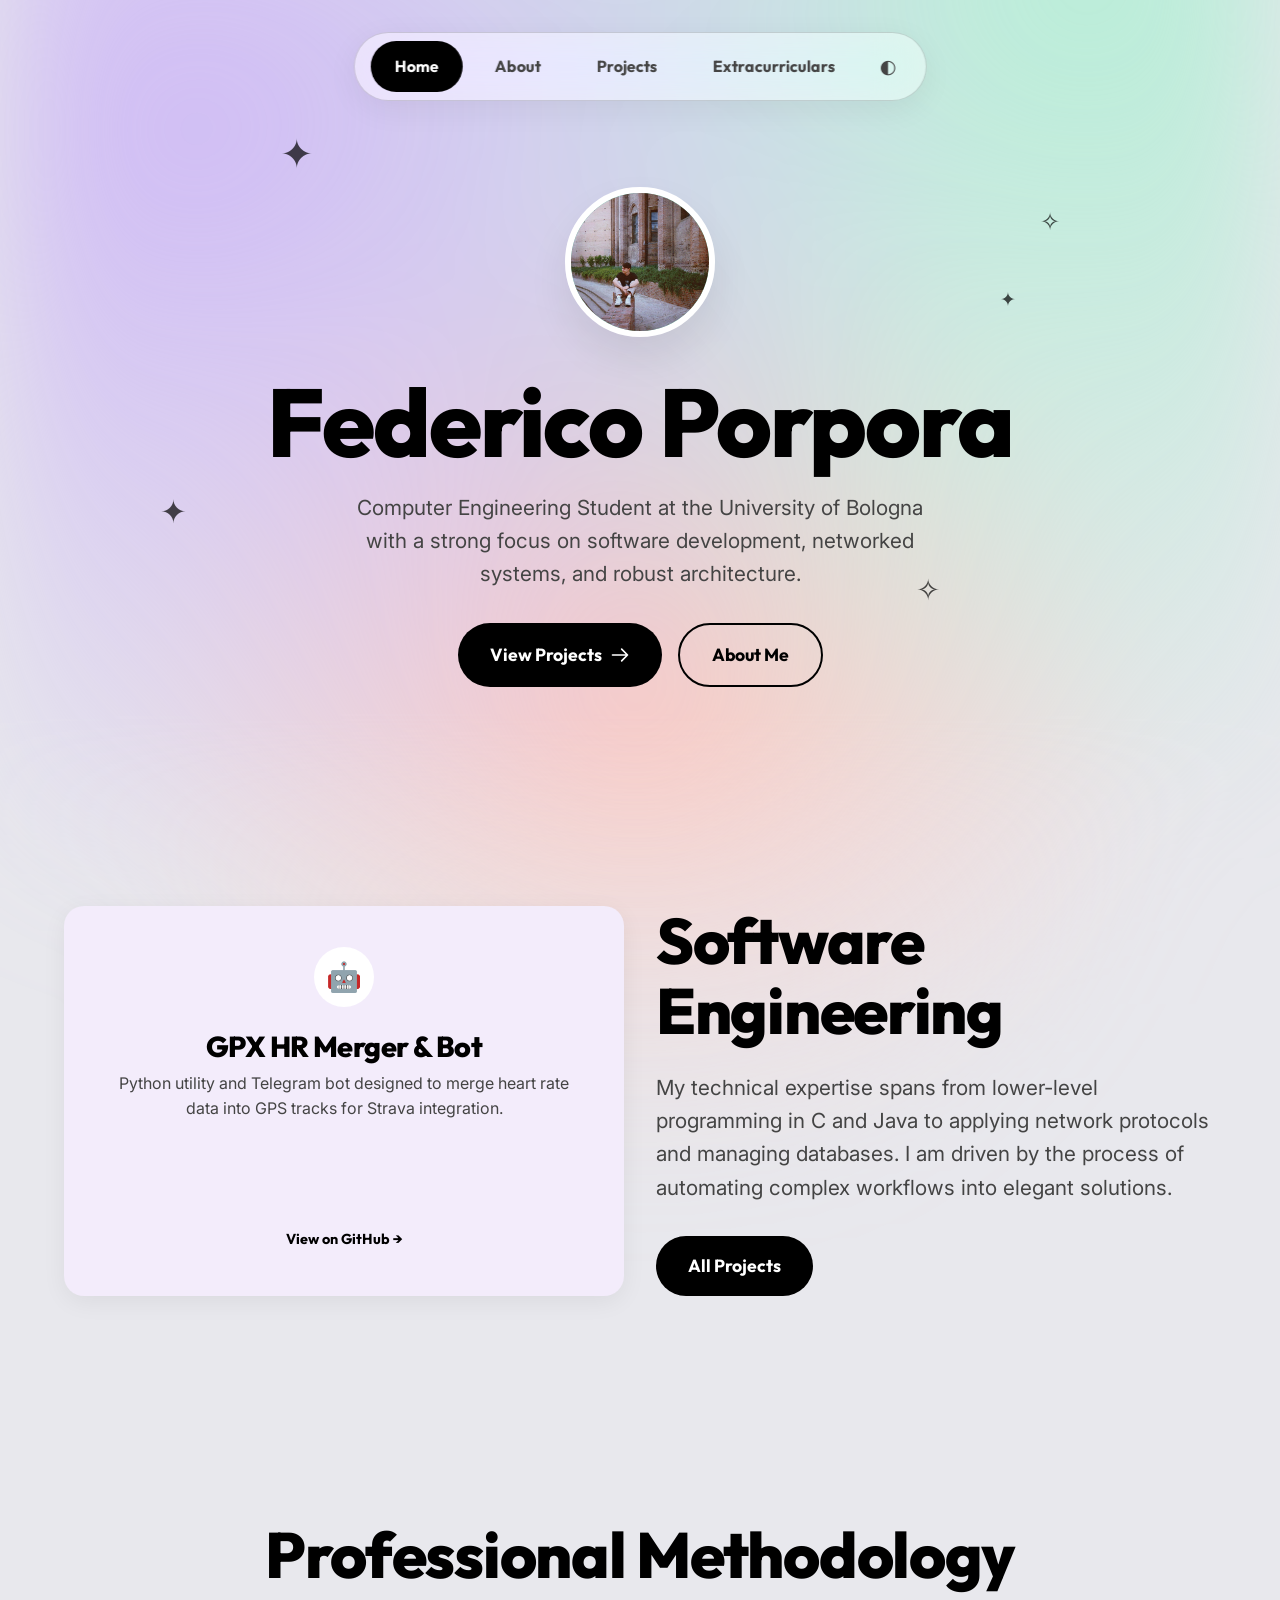
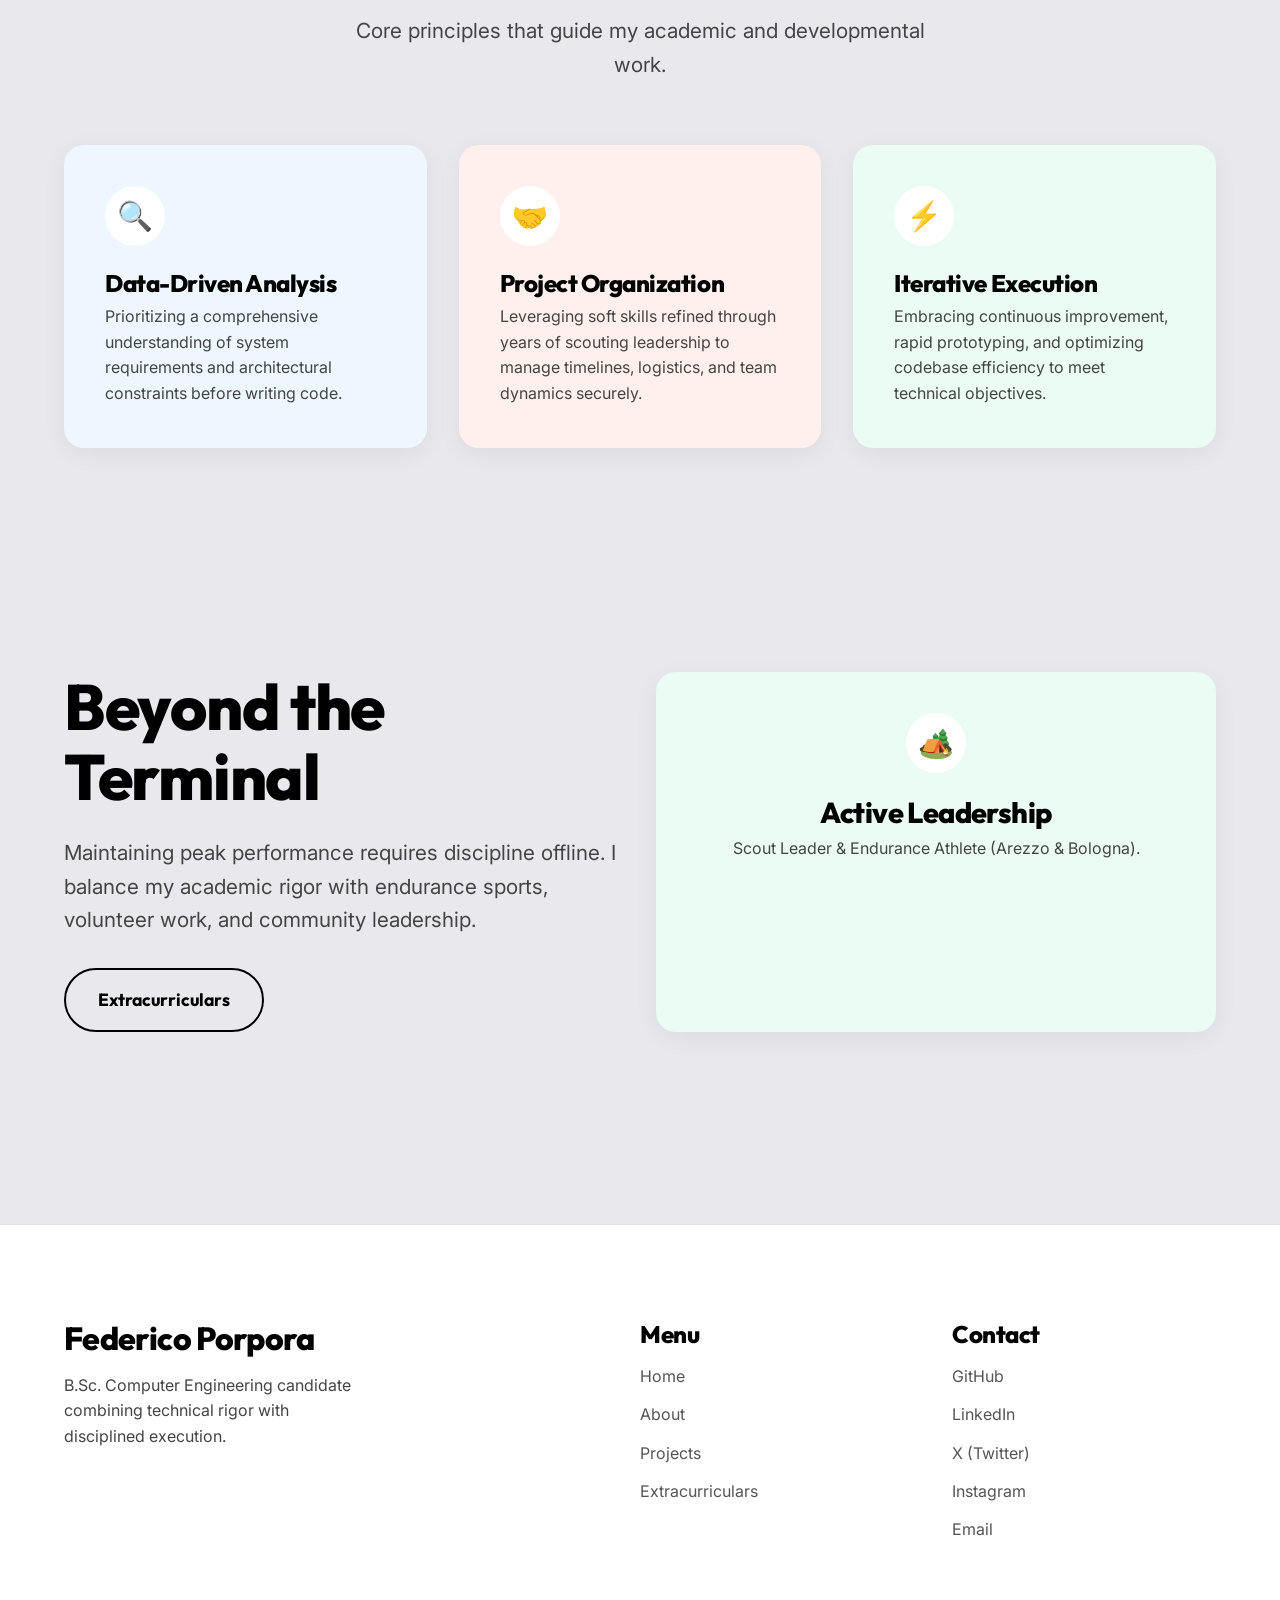
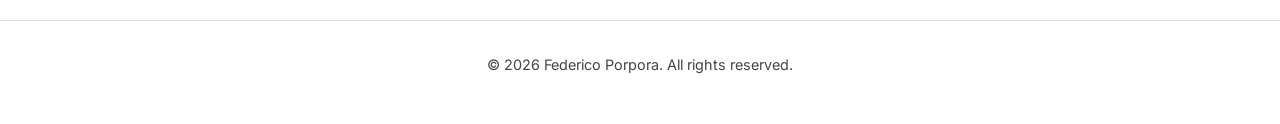
<file: index.html>
<!DOCTYPE html>
<html lang="en">
<head>
    <meta charset="UTF-8">
    <meta name="viewport" content="width=device-width, initial-scale=1.0">
    <title>Federico Porpora | Computer Engineer</title>
    <meta name="google-site-verification" content="fRFNBcerL5jtZnPcIfQKvz9W2YkUHqF5e4s7ycSgCk0" />
    <meta name="description" content="Official website of Federico Porpora, a Computer Engineering student at the University of Bologna. Exploring software development, networked systems, and robust architecture.">
    <meta name="keywords" content="Federico Porpora, Computer Engineer, Software Development, UNIBO, Networked Systems, Python, Java, C, Web Development, Arezzo">
    <link rel="canonical" href="https://federicoporpora.github.io/">
    <link href="https://fonts.googleapis.com/css2?family=Inter:wght@400;500;700&family=Outfit:wght@700;800;900&display=swap" rel="stylesheet">
    <link rel="stylesheet" href="style.css">
    <script type="application/ld+json">
    {
      "@context": "https://schema.org",
      "@type": "Person",
      "name": "Federico Porpora",
      "url": "https://federicoporpora.github.io/",
      "sameAs": [
        "https://github.com/federicoporpora",
        "https://linkedin.com/in/federicoporpora"
      ],
      "jobTitle": "Computer Engineering Student",
      "alumniOf": {
        "@type": "CollegeOrUniversity",
        "name": "Alma Mater Studiorum - Università di Bologna"
      },
      "address": {
        "@type": "PostalAddress",
        "addressLocality": "Arezzo",
        "addressRegion": "Toscana",
        "addressCountry": "IT"
      },
      "description": "Computer Engineering student at UNIBO focusing on software architecture and community leadership."
    }
    </script>
</head>
<body>
    <nav>
        <div class="nav-links">
            <a href="index.html" class="active">Home</a>
            <a href="about.html">About</a>
            <a href="projects.html">Projects</a>
            <a href="extracurriculars.html">Extracurriculars</a>
        </div>
        <button id="theme-toggle" class="theme-toggle" aria-label="Toggle dark mode" style="flex-shrink: 0;">◐</button>
    </nav>
    <main>
        <div class="hero-wrapper">
            <div class="hero-gradient"></div>
            <section class="hero container hero-content">
                <div class="star">✦</div>
                <div class="star">✧</div>
                <div class="star">✦</div>
                <div class="star">✧</div>
                <div class="star">✦</div>
                
                <div class="avatar-container reveal">
                    <img src="assets/profile.jpg" alt="Federico Porpora" style="width: 100%; height: 100%; object-fit: cover; object-position: center;">
                </div>
                <h1 class="hero-title reveal" style="transition-delay: 0.1s;">Federico Porpora</h1>
                <p class="lead-text reveal" style="transition-delay: 0.2s;">Computer Engineering Student at the University of Bologna with a strong focus on software development, networked systems, and robust architecture.</p>
                <div class="hero-btns reveal" style="transition-delay: 0.3s;">
                    <a href="projects.html" class="btn btn-primary">
                        View Projects
                        <svg fill="none" stroke="currentColor" viewBox="0 0 24 24" xmlns="http://www.w3.org/2000/svg"><path stroke-linecap="round" stroke-linejoin="round" stroke-width="2" d="M14 5l7 7m0 0l-7 7m7-7H3"></path></svg>
                    </a>
                    <a href="about.html" class="btn btn-outline">About Me</a>
                </div>
            </section>
        </div>

        <section class="section-pad container reveal" style="margin-bottom: 2rem;">
            <div class="grid-2 align-center">
                <!-- Highlighted GPX Merger -->
                <div class="bento-card card-purple text-center">
                    <div class="card-icon" style="margin: 0 auto 1.5rem;">🤖</div>
                    <h3 class="card-title">GPX HR Merger & Bot</h3>
                    <p class="card-desc">Python utility and Telegram bot designed to merge heart rate data into GPS tracks for Strava integration.</p>
                    <a href="https://github.com/federicoporpora/gpx-telegram-bot" target="_blank" class="project-link" style="font-size: 0.9rem;">View on GitHub &rarr;</a>
                </div>
                <div>
                    <h2 class="section-title">Software Engineering</h2>
                    <p class="lead-text" style="margin-bottom: 2rem;">My technical expertise spans from lower-level programming in C and Java to applying network protocols and managing databases. I am driven by the process of automating complex workflows into elegant solutions.</p>
                    <a href="projects.html" class="btn btn-primary">All Projects</a>
                </div>
            </div>
        </section>

        <section class="section-pad container bg-alt reveal" style="border-radius: var(--border-radius-lg); margin-bottom: 2rem;">
            <div class="text-center mb-4">
                <h2 class="section-title">Professional Methodology</h2>
                <p class="lead-text" style="margin: 0 auto;">Core principles that guide my academic and developmental work.</p>
            </div>
            <div class="grid-3">
                <div class="bento-card card-blue">
                    <div class="card-icon">🔍</div>
                    <h3 class="card-title" style="font-size: 1.5rem;">Data-Driven Analysis</h3>
                    <p class="card-desc">Prioritizing a comprehensive understanding of system requirements and architectural constraints before writing code.</p>
                </div>
                <div class="bento-card card-coral">
                    <div class="card-icon">🤝</div>
                    <h3 class="card-title" style="font-size: 1.5rem;">Project Organization</h3>
                    <p class="card-desc">Leveraging soft skills refined through years of scouting leadership to manage timelines, logistics, and team dynamics securely.</p>
                </div>
                <div class="bento-card card-mint">
                    <div class="card-icon">⚡</div>
                    <h3 class="card-title" style="font-size: 1.5rem;">Iterative Execution</h3>
                    <p class="card-desc">Embracing continuous improvement, rapid prototyping, and optimizing codebase efficiency to meet technical objectives.</p>
                </div>
            </div>
        </section>

        <section class="section-pad container reveal" style="margin-bottom: 4rem;">
            <div class="grid-2 align-center">
                <div>
                    <h2 class="section-title">Beyond the Terminal</h2>
                    <p class="lead-text" style="margin-bottom: 2rem;">Maintaining peak performance requires discipline offline. I balance my academic rigor with endurance sports, volunteer work, and community leadership.</p>
                    <a href="extracurriculars.html" class="btn btn-outline">Extracurriculars</a>
                </div>
                <div class="bento-card card-mint text-center">
                    <div class="card-icon" style="margin: 0 auto 1.5rem;">🏕️</div>
                    <h3 class="card-title">Active Leadership</h3>
                    <p class="card-desc">Scout Leader & Endurance Athlete (Arezzo & Bologna).</p>
                </div>
            </div>
        </section>
    </main>

    <footer>
        <div class="container footer-grid">
            <div>
                <h4 class="footer-title">Federico Porpora</h4>
                <p style="color: var(--text-muted); max-width: 300px;">B.Sc. Computer Engineering candidate combining technical rigor with disciplined execution.</p>
            </div>
            <div>
                <h4 class="footer-title" style="font-size: 1.5rem;">Menu</h4>
                <ul class="footer-list">
                    <li><a href="index.html">Home</a></li>
                    <li><a href="about.html">About</a></li>
                    <li><a href="projects.html">Projects</a></li>
                    <li><a href="extracurriculars.html">Extracurriculars</a></li>
                </ul>
            </div>
            <div>
                <h4 class="footer-title" style="font-size: 1.5rem;">Contact</h4>
                <ul class="footer-list">
                    <li><a href="https://github.com/federicoporpora" target="_blank">GitHub</a></li>
                    <li><a href="https://linkedin.com/in/federicoporpora" target="_blank">LinkedIn</a></li>
                    <li><a href="https://x.com/federicoporpora" target="_blank">X (Twitter)</a></li>
                    <li><a href="https://instagram.com/federicoporpora" target="_blank">Instagram</a></li>
                    <li><a href="mailto:porporafederico@gmail.com">Email</a></li>
                </ul>
            </div>
        </div>
        <div class="footer-bottom">
            &copy; <span id="current-year">2026</span> Federico Porpora. All rights reserved.
        </div>
    </footer>
    <script src="script.js"></script>
</body>
</html>
</file>
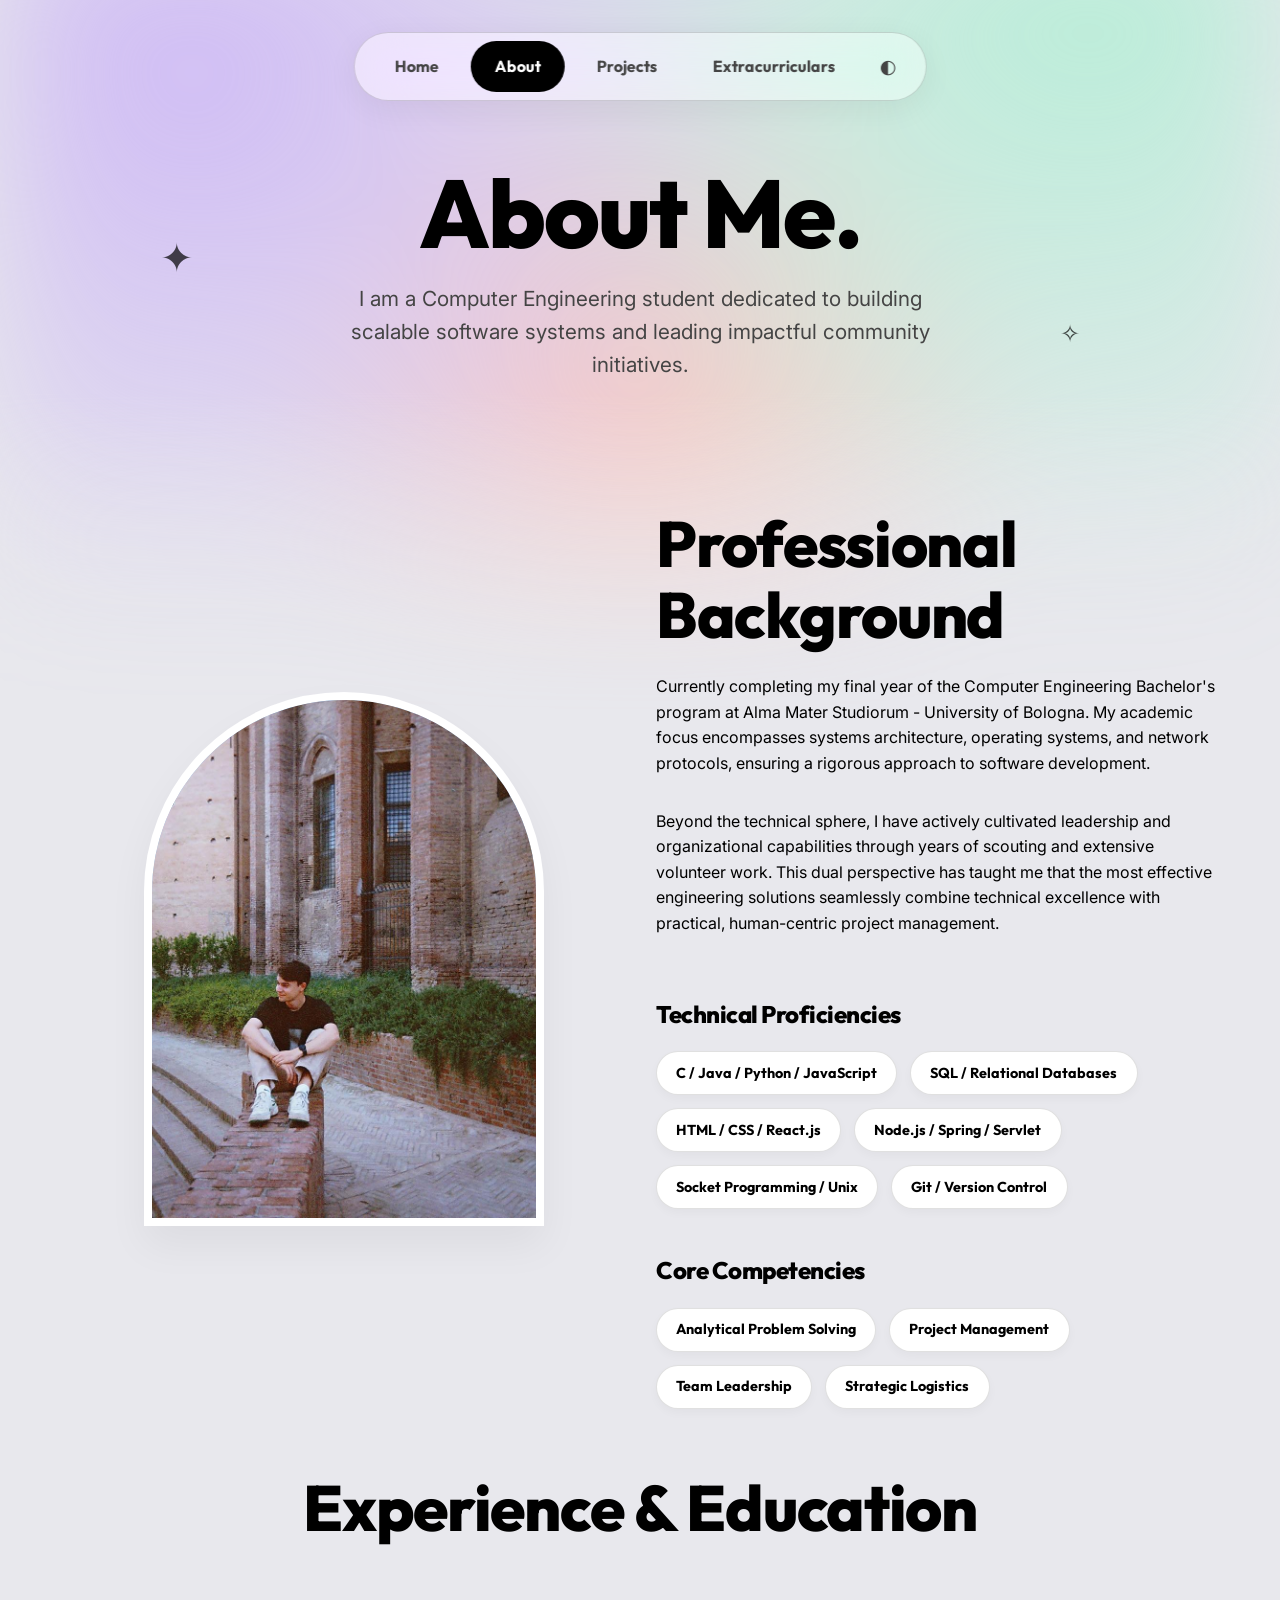
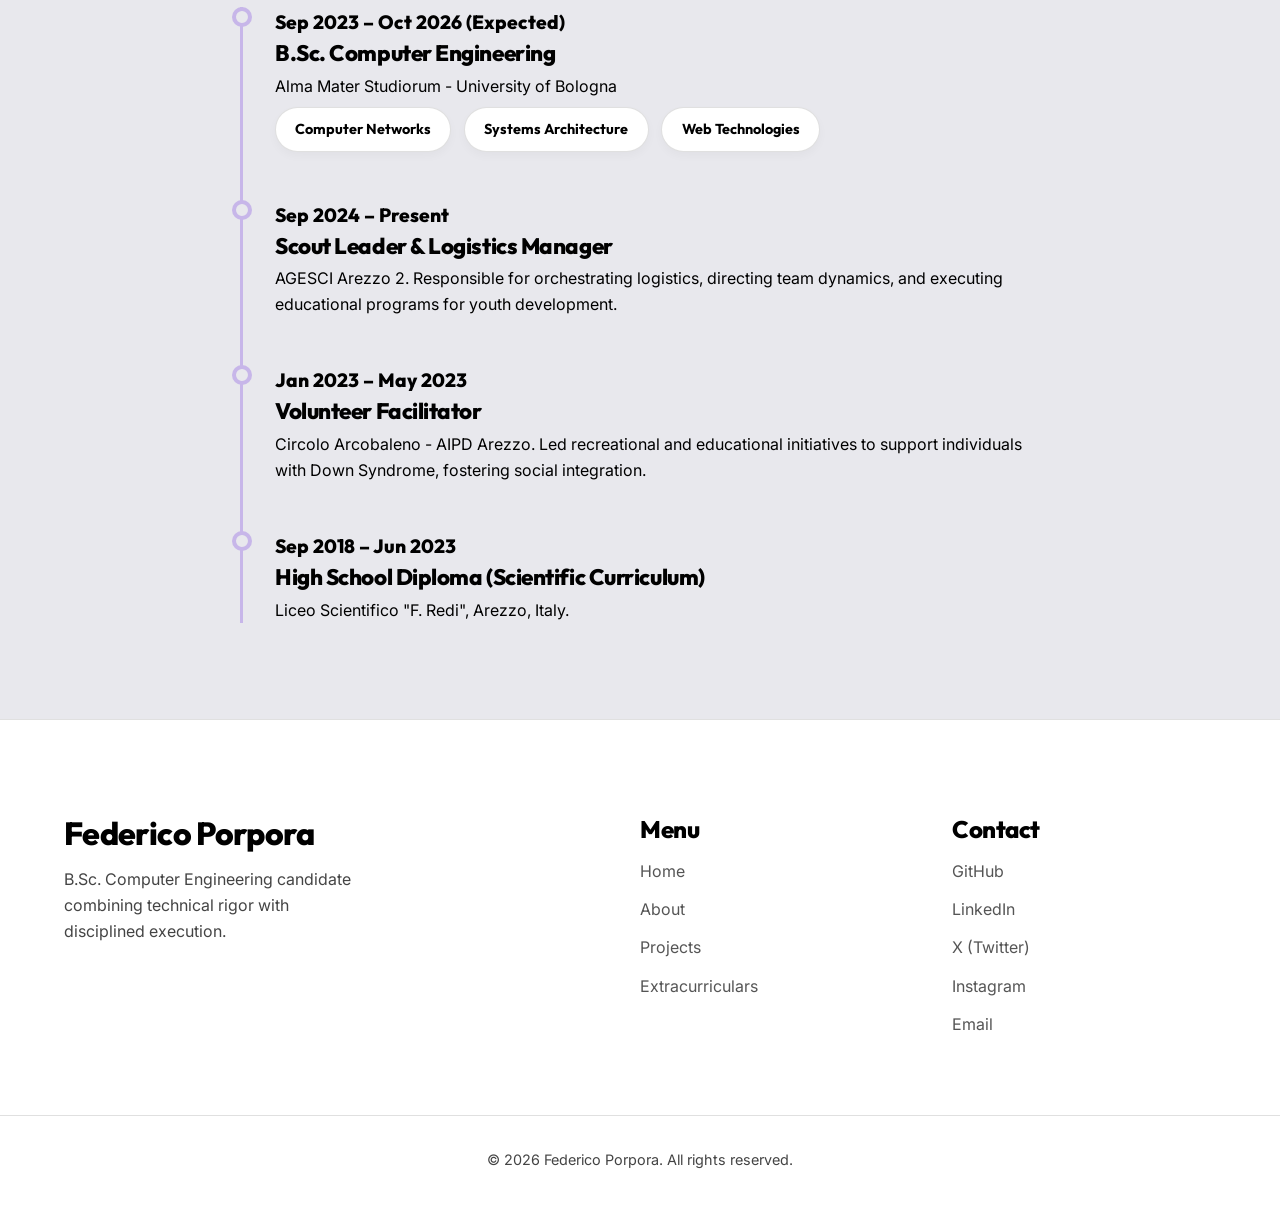
<file: about.html>
<!DOCTYPE html>
<html lang="en">
<head>
    <meta charset="UTF-8">
    <meta name="viewport" content="width=device-width, initial-scale=1.0">
    <title>About | Federico Porpora</title>
    <link href="https://fonts.googleapis.com/css2?family=Inter:wght@400;500;700&family=Outfit:wght@700;800;900&display=swap" rel="stylesheet">
    <link rel="stylesheet" href="style.css">
</head>
<body>
    <nav>
        <div class="nav-links">
            <a href="index.html">Home</a>
            <a href="about.html" class="active">About</a>
            <a href="projects.html">Projects</a>
            <a href="extracurriculars.html">Extracurriculars</a>
        </div>
        <button id="theme-toggle" class="theme-toggle" aria-label="Toggle dark mode" style="flex-shrink: 0;">◐</button>
    </nav>
    <main>
        <div class="hero-wrapper" style="padding-top: 10rem; padding-bottom: 4rem;">
            <div class="hero-gradient"></div>
            <div class="container text-center reveal hero-content">
                <div class="star" style="left: 10%; top: 30%">✦</div><div class="star" style="left: 85%; top: 70%">✧</div>
                <h1 class="hero-title">About Me.</h1>
                <p class="lead-text" style="margin: 0 auto;">I am a Computer Engineering student dedicated to building scalable software systems and leading impactful community initiatives.</p>
            </div>
        </div>

        <section class="container reveal" style="margin-top: 4rem;">
            <div class="grid-2 align-center">
                <div class="arch-container">
                    <img src="assets/profile.jpg" alt="Federico Porpora" style="width: 100%; height: 100%; object-fit: cover; object-position: center;">
                </div>
                <div>
                    <h2 class="section-title">Professional Background</h2>
                    <p class="mb-2">Currently completing my final year of the Computer Engineering Bachelor's program at Alma Mater Studiorum - University of Bologna. My academic focus encompasses systems architecture, operating systems, and network protocols, ensuring a rigorous approach to software development.</p>
                    <p class="mb-2">Beyond the technical sphere, I have actively cultivated leadership and organizational capabilities through years of scouting and extensive volunteer work. This dual perspective has taught me that the most effective engineering solutions seamlessly combine technical excellence with practical, human-centric project management.</p>
                    
                    <h3 class="mt-4 mb-1" style="font-family: 'Outfit'; font-size: 1.5rem;">Technical Proficiencies</h3>
                    <div class="tag-container mb-3">
                        <span class="tag">C / Java / Python / JavaScript</span>
                        <span class="tag">SQL / Relational Databases</span>
                        <span class="tag">HTML / CSS / React.js</span>
                        <span class="tag">Node.js / Spring / Servlet</span>
                        <span class="tag">Socket Programming / Unix</span>
                        <span class="tag">Git / Version Control</span>
                    </div>

                    <h3 class="mb-1" style="font-family: 'Outfit'; font-size: 1.5rem;">Core Competencies</h3>
                    <div class="tag-container">
                        <span class="tag">Analytical Problem Solving</span>
                        <span class="tag">Project Management</span>
                        <span class="tag">Team Leadership</span>
                        <span class="tag">Strategic Logistics</span>
                    </div>
                </div>
            </div>
        </section>

        <section class="container mt-4 mb-4 reveal">
            <h2 class="section-title text-center mb-4 mt-4" style="margin-top: 4rem;">Experience & Education</h2>
            
            <div class="timeline" style="max-width: 800px; margin: 0 auto;">
                <div class="timeline-item reveal">
                    <div class="timeline-dot"></div>
                    <div class="timeline-date">Sep 2023 – Oct 2026 (Expected)</div>
                    <h3 class="timeline-title">B.Sc. Computer Engineering</h3>
                    <p>Alma Mater Studiorum - University of Bologna</p>
                    <div class="tag-container" style="margin-top: 0.5rem;">
                        <span class="tag">Computer Networks</span>
                        <span class="tag">Systems Architecture</span>
                        <span class="tag">Web Technologies</span>
                    </div>
                </div>

                <div class="timeline-item reveal" style="transition-delay: 0.1s;">
                    <div class="timeline-dot"></div>
                    <div class="timeline-date">Sep 2024 – Present</div>
                    <h3 class="timeline-title">Scout Leader & Logistics Manager</h3>
                    <p>AGESCI Arezzo 2. Responsible for orchestrating logistics, directing team dynamics, and executing educational programs for youth development.</p>
                </div>

                <div class="timeline-item reveal" style="transition-delay: 0.2s;">
                    <div class="timeline-dot"></div>
                    <div class="timeline-date">Jan 2023 – May 2023</div>
                    <h3 class="timeline-title">Volunteer Facilitator</h3>
                    <p>Circolo Arcobaleno - AIPD Arezzo. Led recreational and educational initiatives to support individuals with Down Syndrome, fostering social integration.</p>
                </div>

                <div class="timeline-item reveal" style="transition-delay: 0.3s;">
                    <div class="timeline-dot"></div>
                    <div class="timeline-date">Sep 2018 – Jun 2023</div>
                    <h3 class="timeline-title">High School Diploma (Scientific Curriculum)</h3>
                    <p>Liceo Scientifico "F. Redi", Arezzo, Italy.</p>
                </div>
            </div>
        </section>
    </main>

    <footer>
        <div class="container footer-grid">
            <div>
                <h4 class="footer-title">Federico Porpora</h4>
                <p style="color: var(--text-muted); max-width: 300px;">B.Sc. Computer Engineering candidate combining technical rigor with disciplined execution.</p>
            </div>
            <div>
                <h4 class="footer-title" style="font-size: 1.5rem;">Menu</h4>
                <ul class="footer-list">
                    <li><a href="index.html">Home</a></li>
                    <li><a href="about.html">About</a></li>
                    <li><a href="projects.html">Projects</a></li>
                    <li><a href="extracurriculars.html">Extracurriculars</a></li>
                </ul>
            </div>
            <div>
                <h4 class="footer-title" style="font-size: 1.5rem;">Contact</h4>
                <ul class="footer-list">
                    <li><a href="https://github.com/federicoporpora" target="_blank">GitHub</a></li>
                    <li><a href="https://linkedin.com/in/federicoporpora" target="_blank">LinkedIn</a></li>
                    <li><a href="https://x.com/federicoporpora" target="_blank">X (Twitter)</a></li>
                    <li><a href="https://instagram.com/federicoporpora" target="_blank">Instagram</a></li>
                    <li><a href="mailto:porporafederico@gmail.com">Email</a></li>
                </ul>
            </div>
        </div>
        <div class="footer-bottom">
            &copy; <span id="current-year">2026</span> Federico Porpora. All rights reserved.
        </div>
    </footer>
    <script src="script.js"></script>
</body>
</html>
</file>
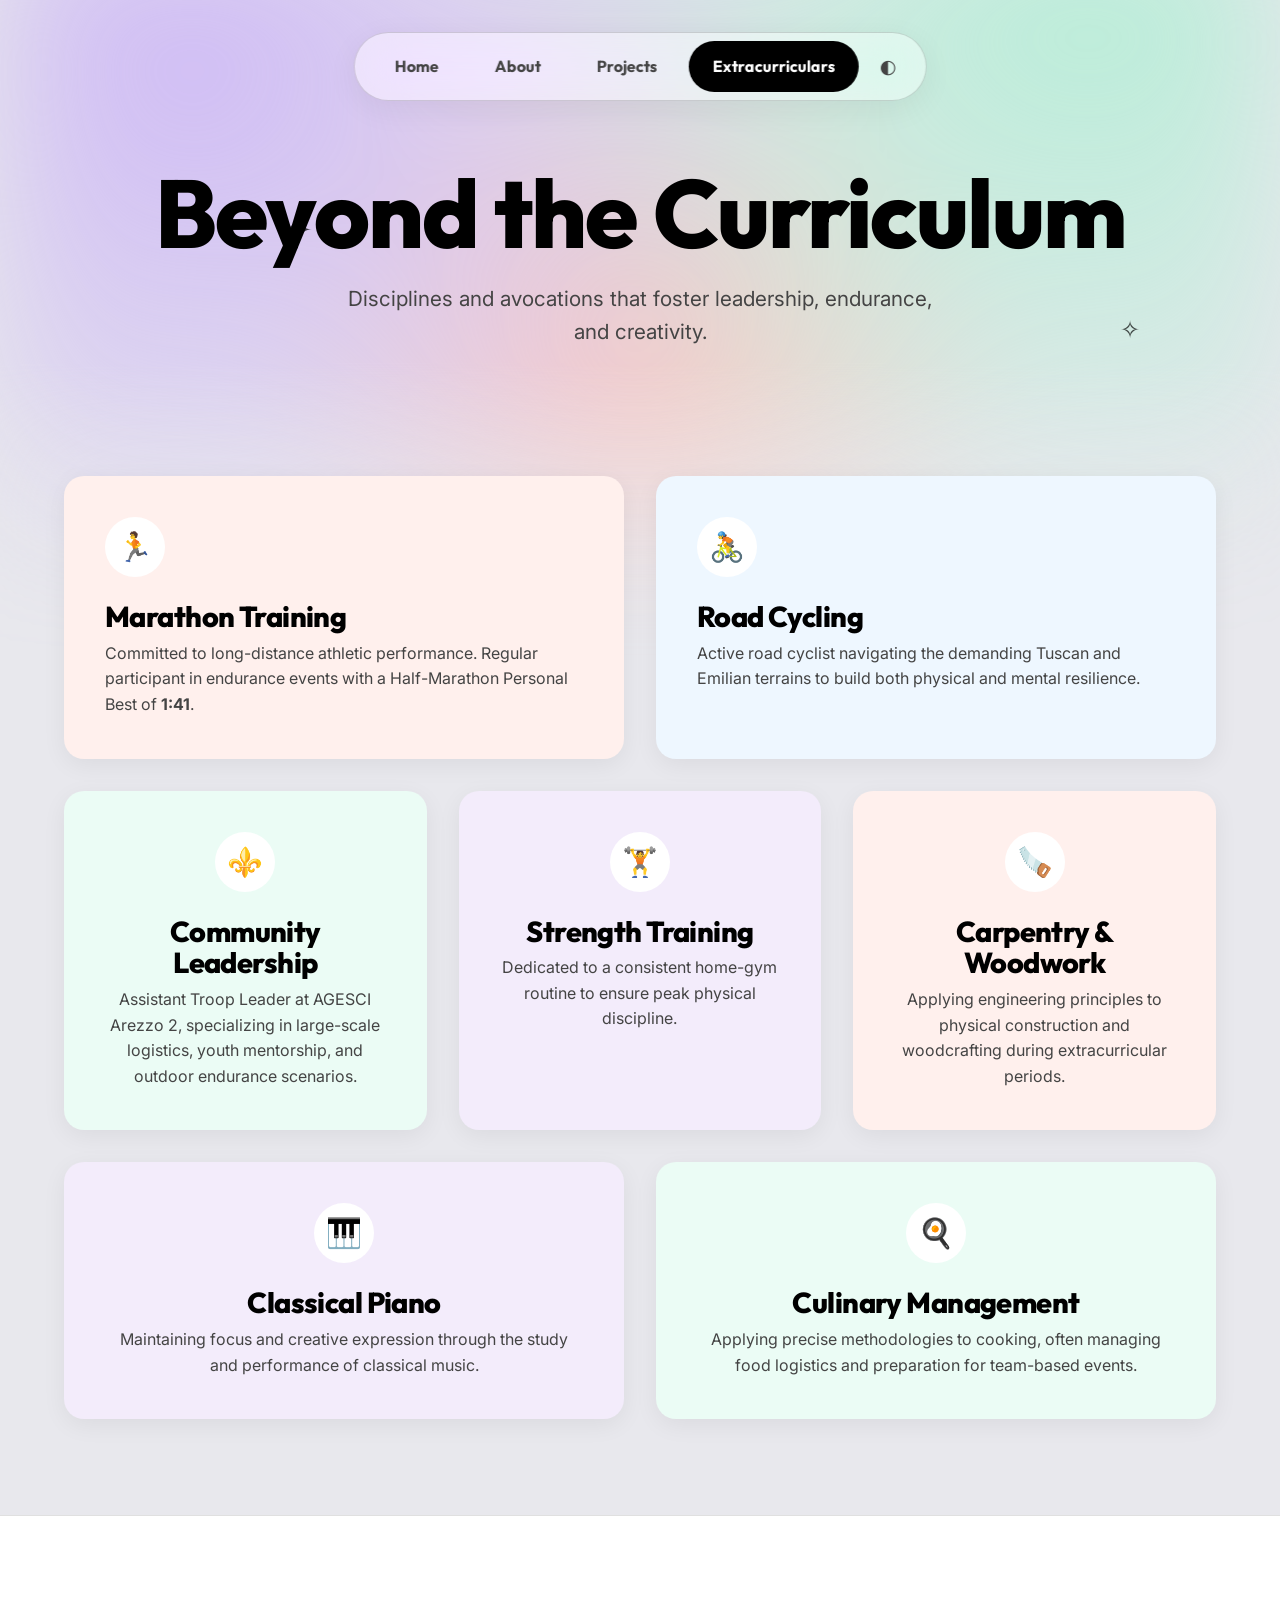
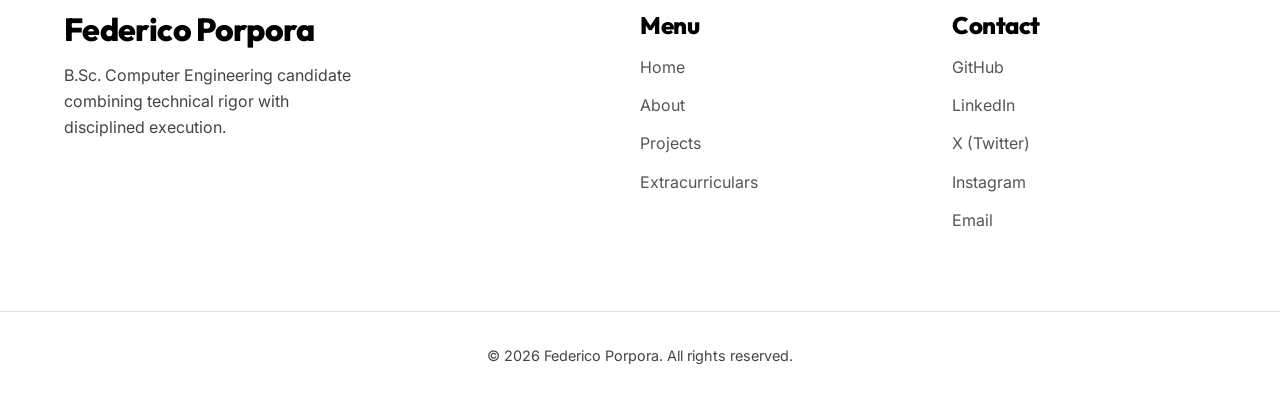
<file: extracurriculars.html>
<!DOCTYPE html>
<html lang="en">
<head>
    <meta charset="UTF-8">
    <meta name="viewport" content="width=device-width, initial-scale=1.0">
    <title>Extracurriculars | Federico Porpora</title>
    <link href="https://fonts.googleapis.com/css2?family=Inter:wght@400;500;700&family=Outfit:wght@700;800;900&display=swap" rel="stylesheet">
    <link rel="stylesheet" href="style.css">
</head>
<body>
    <nav>
        <div class="nav-links">
            <a href="index.html">Home</a>
            <a href="about.html">About</a>
            <a href="projects.html">Projects</a>
            <a href="extracurriculars.html" class="active">Extracurriculars</a>
        </div>
        <button id="theme-toggle" class="theme-toggle" aria-label="Toggle dark mode" style="flex-shrink: 0;">◐</button>
    </nav>
    <main>
        <div class="hero-wrapper" style="padding-top: 10rem; padding-bottom: 4rem;">
            <div class="hero-gradient"></div>
            <div class="container text-center reveal hero-content">
                <div class="star" style="left: 20%; top: 20%">✦</div><div class="star" style="left: 90%; top: 80%">✧</div>
                <h1 class="hero-title">Beyond the Curriculum</h1>
                <p class="lead-text" style="margin: 0 auto;">Disciplines and avocations that foster leadership, endurance, and creativity.</p>
            </div>
        </div>

        <section class="container" style="margin-top: 4rem;">
            <div class="grid-2">
                <!-- Running -->
                <div class="bento-card card-coral reveal">
                    <div class="card-icon">🏃</div>
                    <h3 class="card-title">Marathon Training</h3>
                    <p class="card-desc">Committed to long-distance athletic performance. Regular participant in endurance events with a Half-Marathon Personal Best of <strong>1:41</strong>.</p>
                </div>

                <!-- Cycling -->
                <div class="bento-card card-blue reveal" style="transition-delay: 0.1s;">
                    <div class="card-icon">🚴</div>
                    <h3 class="card-title">Road Cycling</h3>
                    <p class="card-desc">Active road cyclist navigating the demanding Tuscan and Emilian terrains to build both physical and mental resilience.</p>
                </div>
            </div>

            <div class="grid-3 mt-2 mb-2">
                <!-- Scouting -->
                <div class="bento-card card-mint text-center reveal">
                    <div class="card-icon" style="margin: 0 auto 1.5rem">⚜️</div>
                    <h3 class="card-title text-center">Community Leadership</h3>
                    <p class="card-desc">Assistant Troop Leader at AGESCI Arezzo 2, specializing in large-scale logistics, youth mentorship, and outdoor endurance scenarios.</p>
                </div>
                
                <!-- Weight-lifting -->
                <div class="bento-card card-purple text-center reveal" style="transition-delay: 0.1s;">
                    <div class="card-icon" style="margin: 0 auto 1.5rem">🏋️</div>
                    <h3 class="card-title text-center">Strength Training</h3>
                    <p class="card-desc">Dedicated to a consistent home-gym routine to ensure peak physical discipline.</p>
                </div>

                <!-- Woodworking -->
                <div class="bento-card card-coral text-center reveal" style="transition-delay: 0.2s;">
                    <div class="card-icon" style="margin: 0 auto 1.5rem">🪚</div>
                    <h3 class="card-title text-center">Carpentry & Woodwork</h3>
                    <p class="card-desc">Applying engineering principles to physical construction and woodcrafting during extracurricular periods.</p>
                </div>
            </div>

            <div class="grid-2">
                <!-- Piano -->
                <div class="bento-card card-purple reveal">
                    <div class="card-icon" style="margin: 0 auto 1.5rem">🎹</div>
                    <h3 class="card-title text-center">Classical Piano</h3>
                    <p class="card-desc text-center">Maintaining focus and creative expression through the study and performance of classical music.</p>
                </div>

                <!-- Cooking -->
                <div class="bento-card card-mint reveal" style="transition-delay: 0.1s;">
                    <div class="card-icon" style="margin: 0 auto 1.5rem">🍳</div>
                    <h3 class="card-title text-center">Culinary Management</h3>
                    <p class="card-desc text-center">Applying precise methodologies to cooking, often managing food logistics and preparation for team-based events.</p>
                </div>
            </div>
        </section>
    </main>

    <footer>
        <div class="container footer-grid">
            <div>
                <h4 class="footer-title">Federico Porpora</h4>
                <p style="color: var(--text-muted); max-width: 300px;">B.Sc. Computer Engineering candidate combining technical rigor with disciplined execution.</p>
            </div>
            <div>
                <h4 class="footer-title" style="font-size: 1.5rem;">Menu</h4>
                <ul class="footer-list">
                    <li><a href="index.html">Home</a></li>
                    <li><a href="about.html">About</a></li>
                    <li><a href="projects.html">Projects</a></li>
                    <li><a href="extracurriculars.html">Extracurriculars</a></li>
                </ul>
            </div>
            <div>
                <h4 class="footer-title" style="font-size: 1.5rem;">Contact</h4>
                <ul class="footer-list">
                    <li><a href="https://github.com/federicoporpora" target="_blank">GitHub</a></li>
                    <li><a href="https://linkedin.com/in/federicoporpora" target="_blank">LinkedIn</a></li>
                    <li><a href="https://x.com/federicoporpora" target="_blank">X (Twitter)</a></li>
                    <li><a href="https://instagram.com/federicoporpora" target="_blank">Instagram</a></li>
                    <li><a href="mailto:porporafederico@gmail.com">Email</a></li>
                </ul>
            </div>
        </div>
        <div class="footer-bottom">
            &copy; <span id="current-year">2026</span> Federico Porpora. All rights reserved.
        </div>
    </footer>
    <script src="script.js"></script>
</body>
</html>
</file>
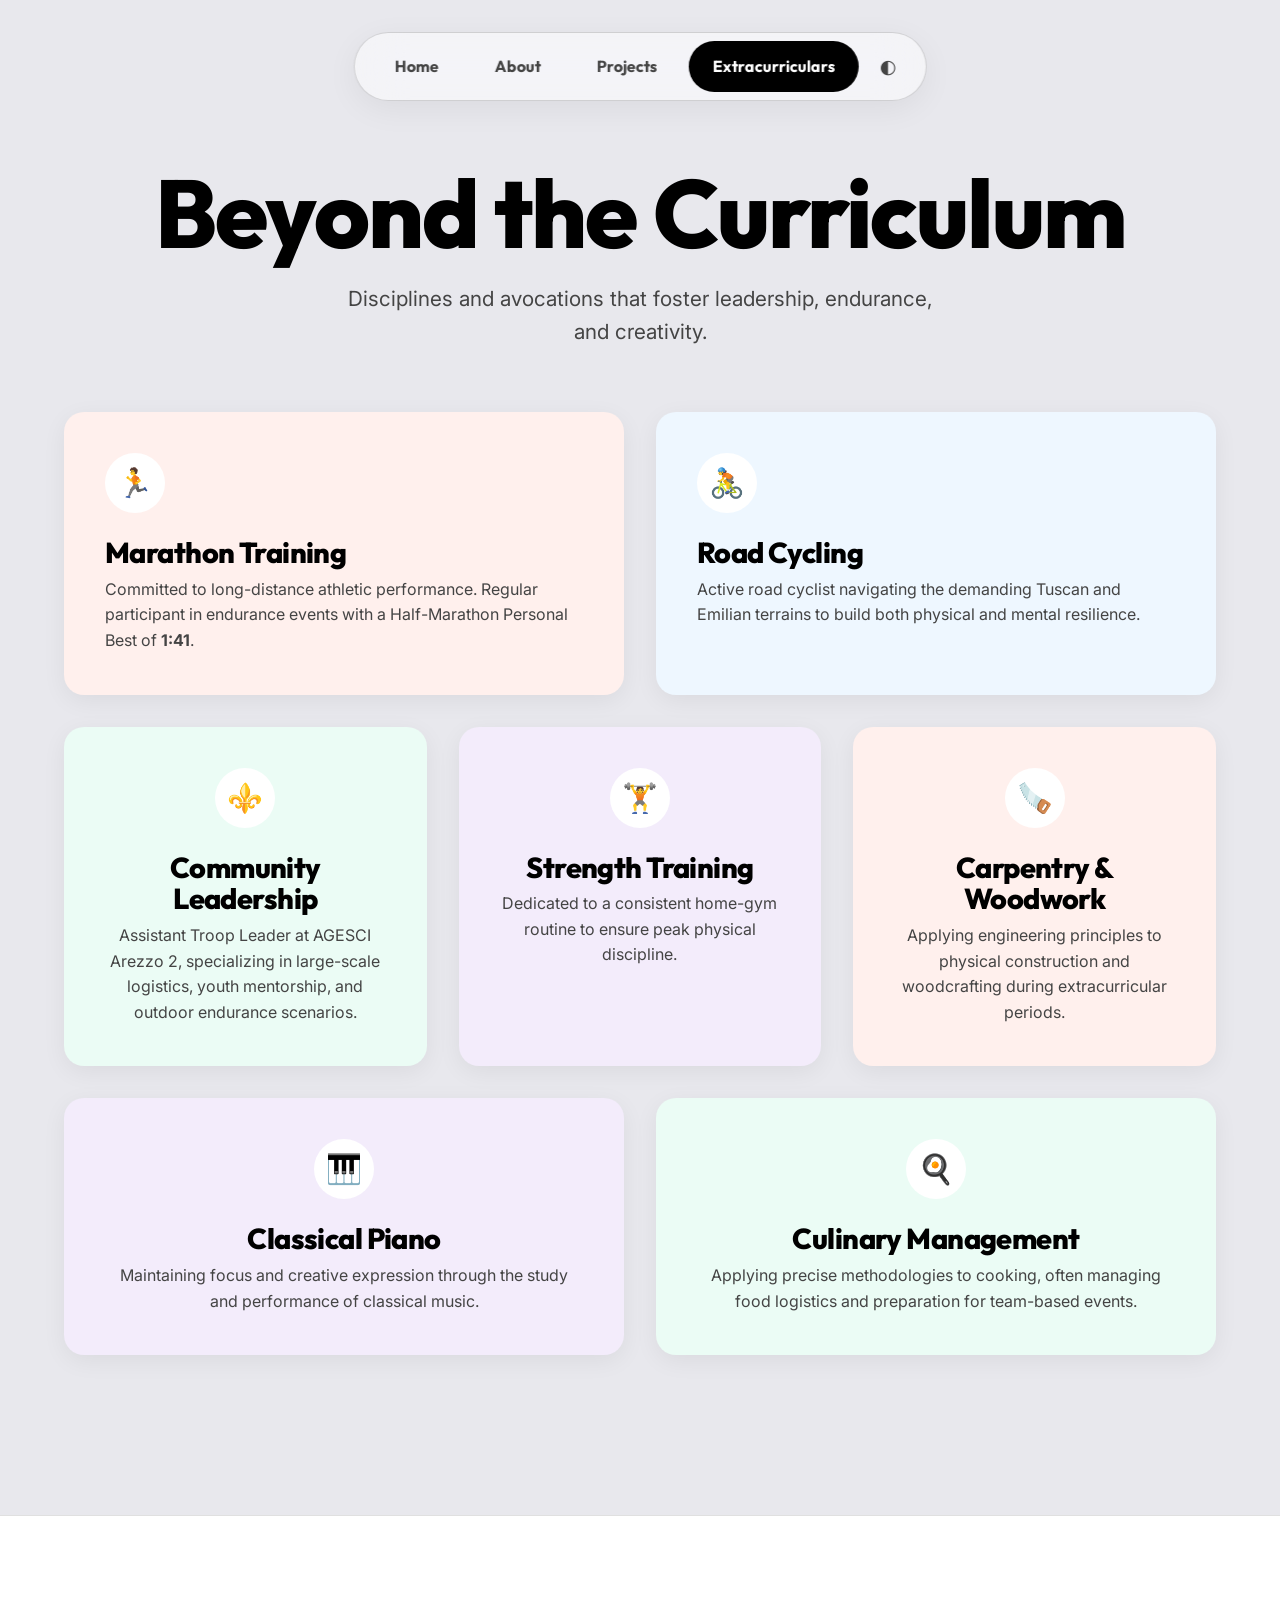
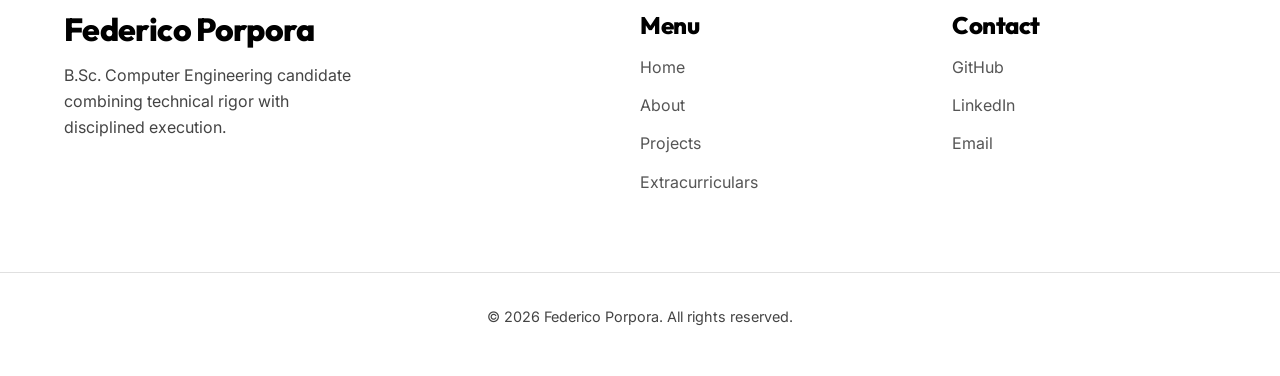
<file: hobbies.html>
<!DOCTYPE html>
<html lang="en">
<head>
    <meta charset="UTF-8">
    <meta name="viewport" content="width=device-width, initial-scale=1.0">
    <title>Extracurriculars | Federico Porpora</title>
    <meta name="description" content="Discover the extracurricular activities of Federico Porpora, including marathon training, road cycling, scouting leadership, and carpentry.">
    <meta name="keywords" content="Federico Porpora, Hobbies, Extracurriculars, Marathon, Cycling, Scouting, Leadership, Woodworking">
    <link rel="canonical" href="https://federicoporpora.github.io/hobbies.html">
    <link href="https://fonts.googleapis.com/css2?family=Inter:wght@400;500;700&family=Outfit:wght@700;800;900&display=swap" rel="stylesheet">
    <link rel="stylesheet" href="style.css">
</head>
<body>
    <nav>
        <a href="index.html">Home</a>
        <a href="about.html">About</a>
        <a href="projects.html">Projects</a>
        <a href="hobbies.html" class="active">Extracurriculars</a>
        <button id="theme-toggle" class="theme-toggle" aria-label="Toggle dark mode">◐</button>
    </nav>
    <main style="padding-top: 10rem; padding-bottom: 4rem;">
        <div class="container text-center reveal">
            <h1 class="hero-title">Beyond the Curriculum</h1>
            <p class="lead-text" style="margin: 0 auto 4rem;">Disciplines and avocations that foster leadership, endurance, and creativity.</p>
        </div>

        <section class="container">
            <div class="grid-2">
                <!-- Running -->
                <div class="bento-card card-coral reveal">
                    <div class="card-icon">🏃</div>
                    <h3 class="card-title">Marathon Training</h3>
                    <p class="card-desc">Committed to long-distance athletic performance. Regular participant in endurance events with a Half-Marathon Personal Best of <strong>1:41</strong>.</p>
                </div>

                <!-- Cycling -->
                <div class="bento-card card-blue reveal" style="transition-delay: 0.1s;">
                    <div class="card-icon">🚴</div>
                    <h3 class="card-title">Road Cycling</h3>
                    <p class="card-desc">Active road cyclist navigating the demanding Tuscan and Emilian terrains to build both physical and mental resilience.</p>
                </div>
            </div>

            <div class="grid-3 mt-2 mb-2">
                <!-- Scouting -->
                <div class="bento-card card-mint text-center reveal">
                    <div class="card-icon" style="margin: 0 auto 1.5rem">⚜️</div>
                    <h3 class="card-title text-center">Community Leadership</h3>
                    <p class="card-desc">Assistant Troop Leader at AGESCI Arezzo 2, specializing in large-scale logistics, youth mentorship, and outdoor endurance scenarios.</p>
                </div>
                
                <!-- Weight-lifting -->
                <div class="bento-card card-purple text-center reveal" style="transition-delay: 0.1s;">
                    <div class="card-icon" style="margin: 0 auto 1.5rem">🏋️</div>
                    <h3 class="card-title text-center">Strength Training</h3>
                    <p class="card-desc">Dedicated to a consistent home-gym routine to ensure peak physical discipline.</p>
                </div>

                <!-- Woodworking -->
                <div class="bento-card card-coral text-center reveal" style="transition-delay: 0.2s;">
                    <div class="card-icon" style="margin: 0 auto 1.5rem">🪚</div>
                    <h3 class="card-title text-center">Carpentry & Woodwork</h3>
                    <p class="card-desc">Applying engineering principles to physical construction and woodcrafting during extracurricular periods.</p>
                </div>
            </div>

            <div class="grid-2">
                <!-- Piano -->
                <div class="bento-card card-purple reveal">
                    <div class="card-icon" style="margin: 0 auto 1.5rem">🎹</div>
                    <h3 class="card-title text-center">Classical Piano</h3>
                    <p class="card-desc text-center">Maintaining focus and creative expression through the study and performance of classical music.</p>
                </div>

                <!-- Cooking -->
                <div class="bento-card card-mint reveal" style="transition-delay: 0.1s;">
                    <div class="card-icon" style="margin: 0 auto 1.5rem">🍳</div>
                    <h3 class="card-title text-center">Culinary Management</h3>
                    <p class="card-desc text-center">Applying precise methodologies to cooking, often managing food logistics and preparation for team-based events.</p>
                </div>
            </div>
        </section>
    </main>

    <footer>
        <div class="container footer-grid">
            <div>
                <h4 class="footer-title">Federico Porpora</h4>
                <p style="color: var(--text-muted); max-width: 300px;">B.Sc. Computer Engineering candidate combining technical rigor with disciplined execution.</p>
            </div>
            <div>
                <h4 class="footer-title" style="font-size: 1.5rem;">Menu</h4>
                <ul class="footer-list">
                    <li><a href="index.html">Home</a></li>
                    <li><a href="about.html">About</a></li>
                    <li><a href="projects.html">Projects</a></li>
                    <li><a href="hobbies.html">Extracurriculars</a></li>
                </ul>
            </div>
            <div>
                <h4 class="footer-title" style="font-size: 1.5rem;">Contact</h4>
                <ul class="footer-list">
                    <li><a href="https://github.com/federicoporpora" target="_blank">GitHub</a></li>
                    <li><a href="https://linkedin.com/in/federicoporpora" target="_blank">LinkedIn</a></li>
                    <li><a href="mailto:porporafederico@gmail.com">Email</a></li>
                </ul>
            </div>
        </div>
        <div class="footer-bottom">
            &copy; <span id="current-year">2026</span> Federico Porpora. All rights reserved.
        </div>
    </footer>
    <script src="script.js"></script>
</body>
</html>
</file>
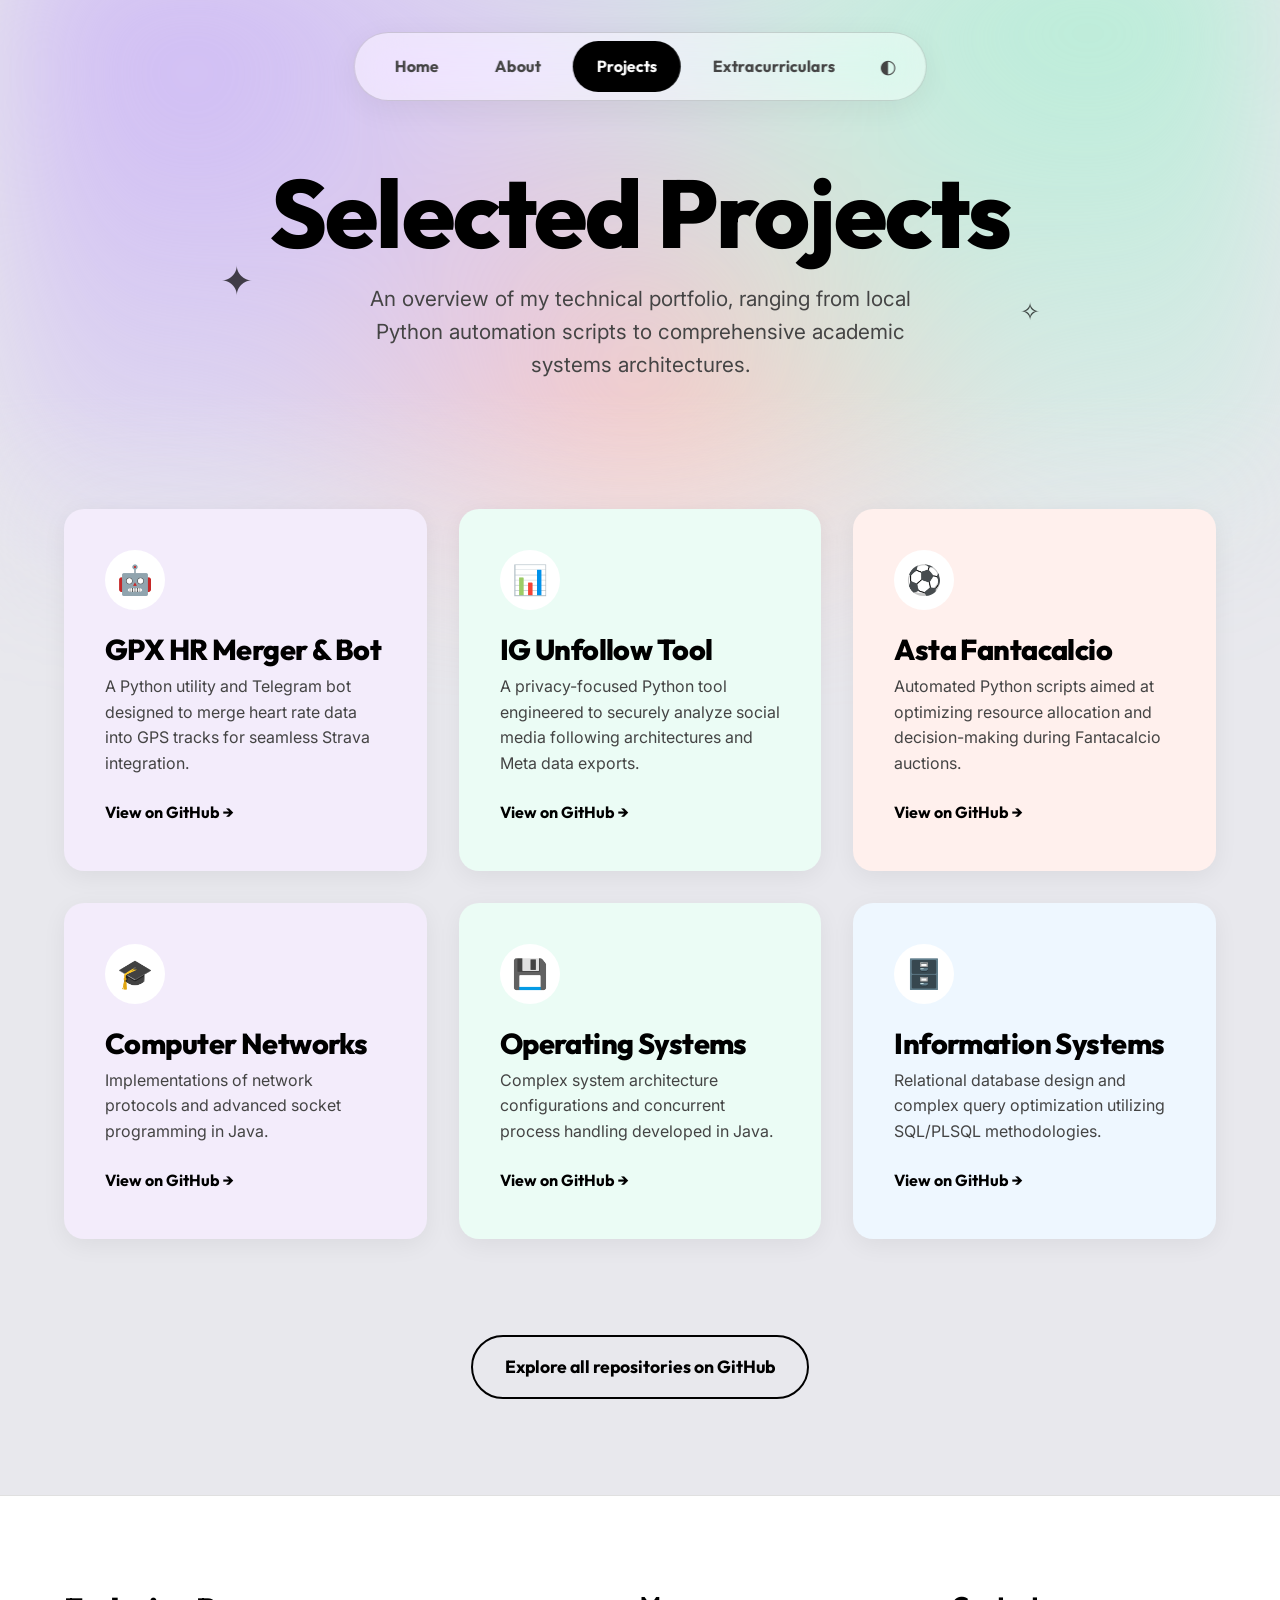
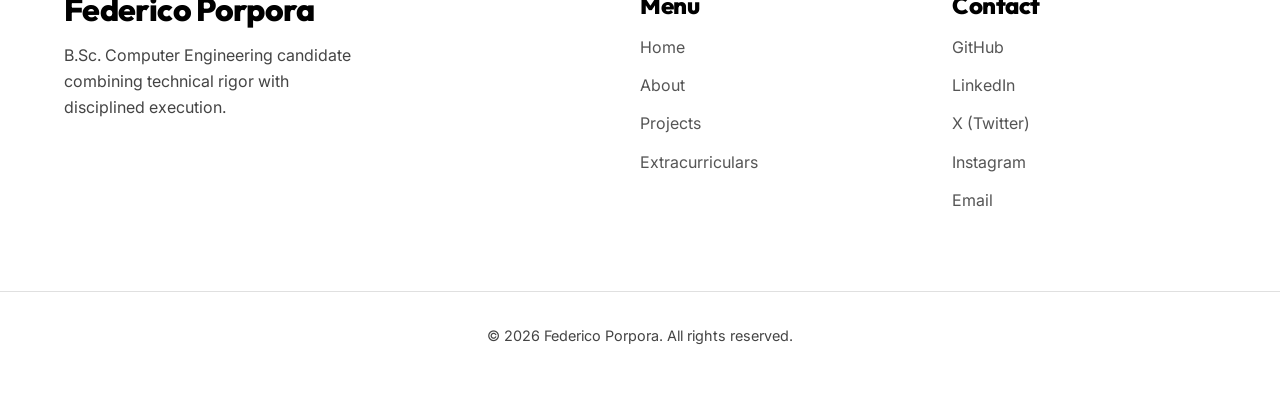
<file: projects.html>
<!DOCTYPE html>
<html lang="en">
<head>
    <meta charset="UTF-8">
    <meta name="viewport" content="width=device-width, initial-scale=1.0">
    <title>Projects | Federico Porpora</title>
    <link href="https://fonts.googleapis.com/css2?family=Inter:wght@400;500;700&family=Outfit:wght@700;800;900&display=swap" rel="stylesheet">
    <link rel="stylesheet" href="style.css">
</head>
<body>
    <nav>
        <div class="nav-links">
            <a href="index.html">Home</a>
            <a href="about.html">About</a>
            <a href="projects.html" class="active">Projects</a>
            <a href="extracurriculars.html">Extracurriculars</a>
        </div>
        <button id="theme-toggle" class="theme-toggle" aria-label="Toggle dark mode" style="flex-shrink: 0;">◐</button>
    </nav>
    <main>
        <div class="hero-wrapper" style="padding-top: 10rem; padding-bottom: 4rem;">
            <div class="hero-gradient"></div>
            <div class="container text-center reveal hero-content">
                <div class="star" style="left: 15%; top: 40%">✦</div><div class="star" style="left: 80%; top: 60%">✧</div>
                <h1 class="hero-title">Selected Projects</h1>
                <p class="lead-text" style="margin: 0 auto;">An overview of my technical portfolio, ranging from local Python automation scripts to comprehensive academic systems architectures.</p>
            </div>
        </div>

        <section class="container" style="margin-top: 4rem;">
            <div class="grid-3 mb-4">
                <!-- Project 1 -->
                <div class="bento-card card-purple reveal">
                    <div class="card-icon">🤖</div>
                    <h3 class="card-title">GPX HR Merger & Bot</h3>
                    <p class="card-desc">A Python utility and Telegram bot designed to merge heart rate data into GPS tracks for seamless Strava integration.</p>
                    <a href="https://github.com/federicoporpora/gpx-telegram-bot" target="_blank" class="project-link">View on GitHub &rarr;</a>
                </div>

                <!-- Project 2 -->
                <div class="bento-card card-mint reveal" style="transition-delay: 0.1s;">
                    <div class="card-icon">📊</div>
                    <h3 class="card-title">IG Unfollow Tool</h3>
                    <p class="card-desc">A privacy-focused Python tool engineered to securely analyze social media following architectures and Meta data exports.</p>
                    <a href="https://github.com/federicoporpora/ig-unfollow-tool" target="_blank" class="project-link">View on GitHub &rarr;</a>
                </div>

                <!-- Project 3 -->
                <div class="bento-card card-coral reveal" style="transition-delay: 0.2s;">
                    <div class="card-icon">⚽</div>
                    <h3 class="card-title">Asta Fantacalcio</h3>
                    <p class="card-desc">Automated Python scripts aimed at optimizing resource allocation and decision-making during Fantacalcio auctions.</p>
                    <a href="https://github.com/federicoporpora/asta-fantacalcio" target="_blank" class="project-link">View on GitHub &rarr;</a>
                </div>

                <!-- Project 4 Uni -->
                <div class="bento-card card-purple reveal">
                    <div class="card-icon">🎓</div>
                    <h3 class="card-title">Computer Networks</h3>
                    <p class="card-desc">Implementations of network protocols and advanced socket programming in Java.</p>
                    <a href="https://github.com/federicoporpora/Reti_di_Calcolatori" target="_blank" class="project-link">View on GitHub &rarr;</a>
                </div>

                <!-- Project 5 Uni -->
                <div class="bento-card card-mint reveal" style="transition-delay: 0.1s;">
                    <div class="card-icon">💾</div>
                    <h3 class="card-title">Operating Systems</h3>
                    <p class="card-desc">Complex system architecture configurations and concurrent process handling developed in Java.</p>
                    <a href="https://github.com/federicoporpora/Sistemi_Operativi" target="_blank" class="project-link">View on GitHub &rarr;</a>
                </div>

                <!-- Project 6 Uni -->
                <div class="bento-card card-blue reveal" style="transition-delay: 0.2s;">
                    <div class="card-icon">🗄️</div>
                    <h3 class="card-title">Information Systems</h3>
                    <p class="card-desc">Relational database design and complex query optimization utilizing SQL/PLSQL methodologies.</p>
                    <a href="https://github.com/federicoporpora/Sistemi_Informativi" target="_blank" class="project-link">View on GitHub &rarr;</a>
                </div>
            </div>
            
            <div class="text-center mt-4 reveal">
                <a href="https://github.com/federicoporpora" target="_blank" class="btn btn-outline" style="margin-top: 2rem;">Explore all repositories on GitHub</a>
            </div>
        </section>
    </main>

    <footer>
        <div class="container footer-grid">
            <div>
                <h4 class="footer-title">Federico Porpora</h4>
                <p style="color: var(--text-muted); max-width: 300px;">B.Sc. Computer Engineering candidate combining technical rigor with disciplined execution.</p>
            </div>
            <div>
                <h4 class="footer-title" style="font-size: 1.5rem;">Menu</h4>
                <ul class="footer-list">
                    <li><a href="index.html">Home</a></li>
                    <li><a href="about.html">About</a></li>
                    <li><a href="projects.html">Projects</a></li>
                    <li><a href="extracurriculars.html">Extracurriculars</a></li>
                </ul>
            </div>
            <div>
                <h4 class="footer-title" style="font-size: 1.5rem;">Contact</h4>
                <ul class="footer-list">
                    <li><a href="https://github.com/federicoporpora" target="_blank">GitHub</a></li>
                    <li><a href="https://linkedin.com/in/federicoporpora" target="_blank">LinkedIn</a></li>
                    <li><a href="https://x.com/federicoporpora" target="_blank">X (Twitter)</a></li>
                    <li><a href="https://instagram.com/federicoporpora" target="_blank">Instagram</a></li>
                    <li><a href="mailto:porporafederico@gmail.com">Email</a></li>
                </ul>
            </div>
        </div>
        <div class="footer-bottom">
            &copy; <span id="current-year">2026</span> Federico Porpora. All rights reserved.
        </div>
    </footer>
    <script src="script.js"></script>
</body>
</html>
</file>
<file: style.css>
/* style.css */
:root {
    --bg: #e8e8ed; /* Even darker off-white background for extreme contrast */
    --text-main: #000000; /* Pure black text */
    --text-muted: #444444; /* Darker muted text */
    
    --card-bg: #ffffff;
    --card-border: rgba(0, 0, 0, 0.18); /* Much sharper borders */
    
    /* Highly saturated and dense pastel colors */
    --accent-purple: rgba(138, 90, 224, 0.35);
    --accent-mint: rgba(30, 200, 120, 0.4);
    --accent-coral: rgba(255, 80, 60, 0.35);
    --accent-blue: rgba(40, 160, 255, 0.4);
    
    --btn-bg: #000000;
    --btn-text: #ffffff;
    
    --nav-bg: rgba(255, 255, 255, 0.5);
    --nav-border: rgba(0, 0, 0, 0.15); /* Sharper glass border */

    --footer-bg: #ffffff;
    --footer-text: #555555;
    --footer-title: #000000;

    --border-radius-lg: 32px;
    --border-radius-md: 20px;
    --border-radius-sm: 12px;
    
    --transition: all 0.3s cubic-bezier(0.25, 0.8, 0.25, 1);
    
    --card-bg: #ffffff;
    --card-border: rgba(0, 0, 0, 0.12);
    
    --icon-bg: #ffffff;
    --icon-color: #1d1d1f;

    --card-purple-bg: #f3ecfb;
    --card-mint-bg: #ebfcf5;
    --card-coral-bg: #fff0ed;
    --card-blue-bg: #eef7ff;
}

[data-theme="dark"] {
    --bg: #111111;
    --bg-alt: #161618;
    --text-main: #ffffff;
    --text-muted: #a1a1a6;
    
    --accent-purple: #5e3a96;
    --accent-purple-dark: #9f7aea;
    
    --accent-mint: #257a5e;
    --accent-mint-dark: #48bb78;
    
    --accent-coral: #964232;
    --accent-coral-dark: #f56565;
    
    --accent-blue: #2a6496;
    --accent-blue-dark: #4299e1;

    --btn-bg: #ffffff;
    --btn-text: #000000;
    
    --nav-bg: rgba(20, 20, 20, 0.4);
    --nav-border: rgba(255, 255, 255, 0.15);
    
    --card-bg: #1c1c1e;
    --card-border: rgba(255,255,255,0.08);
    
    --icon-bg: #333333;
    --icon-color: #ffffff;

    --card-purple-bg: #2a1f3d;
    --card-mint-bg: #1f3d32;
    --card-coral-bg: #3d231f;
    --card-blue-bg: #1f2a3d;
    
    --footer-bg: #000000;
    --footer-text: #a1a1a6;
    --footer-title: #ffffff;
}
/* Base */
* { box-sizing: border-box; margin: 0; padding: 0; }
html { 
    background-color: var(--bg); 
    overscroll-behavior: none;
    transition: background-color 0.3s ease; 
}
body {
    font-family: 'Inter', sans-serif;
    background-color: var(--bg);
    color: var(--text-main);
    line-height: 1.6;
    overflow-x: hidden;
    overscroll-behavior: none;
    transition: background-color 0.3s ease, color 0.3s ease;
}

.bg-alt { background-color: var(--bg-alt) !important; }

h1, h2, h3, h4, h5, h6, .brand-font {
    font-family: 'Outfit', sans-serif;
    font-weight: 800;
    line-height: 1.1;
    letter-spacing: -0.02em;
}

a { text-decoration: none; color: inherit; }
img { max-width: 100%; display: block; }
.container { max-width: 1200px; margin: 0 auto; padding: 0 1.5rem; }
.text-center { text-align: center; }

/* Typography */
.hero-title { font-size: clamp(2.5rem, 8vw, 6rem); margin-bottom: 1rem; color: var(--text-main); }
.section-title { font-size: clamp(2rem, 6vw, 4rem); margin-bottom: 1.5rem; color: var(--text-main); }
.lead-text { font-size: clamp(1.1rem, 2vw, 1.3rem); color: var(--text-muted); max-width: 600px; }
.bold-muted { font-weight: 700; color: var(--text-muted); text-transform: uppercase; letter-spacing: 0.05em; font-size: 0.9rem; }

/* Navigation */
nav {
    position: fixed;
    top: 2rem;
    left: 50%;
    transform: translateX(-50%);
    background: var(--nav-bg);
    backdrop-filter: blur(24px) saturate(180%);
    -webkit-backdrop-filter: blur(24px) saturate(180%);
    padding: 0.5rem 1rem;
    border-radius: 100px;
    box-shadow: 0 8px 32px rgba(0,0,0,0.06);
    z-index: 1000;
    display: flex;
    gap: 0.5rem;
    border: 1px solid var(--nav-border);
    align-items: center;
}
.nav-links {
    display: flex;
    gap: 0.5rem;
    align-items: center;
}
nav a {
    font-family: 'Outfit', sans-serif;
    font-weight: 700;
    padding: 0.8rem 1.5rem;
    border-radius: 100px;
    color: var(--text-muted);
    transition: var(--transition);
}
nav a:hover { color: var(--text-main); }
nav a.active {
    background: var(--btn-bg);
    color: var(--btn-text);
}
.theme-toggle {
    background: none;
    border: none;
    font-size: 1.2rem;
    cursor: pointer;
    color: var(--text-muted);
    padding: 0.5rem 0.8rem;
    display: flex;
    align-items: center;
    border-radius: 100px;
    transition: var(--transition);
}
.theme-toggle:hover {
    color: var(--text-main);
    transform: rotate(15deg);
}

@media (max-width: 768px) {
    nav a { padding: 0.6rem 0.8rem; font-size: 0.9rem; white-space: nowrap; }
    nav { 
        top: 1rem; width: 95%; 
        justify-content: space-between;
    }
    .nav-links {
        overflow-x: auto;
        -webkit-overflow-scrolling: touch;
        scrollbar-width: none;
        -ms-overflow-style: none;
    }
    .nav-links::-webkit-scrollbar { display: none; }
    .bento-card { padding: 1.5rem; }
    .card-title { font-size: 1.5rem; }
    .section-pad { padding-top: 4rem; padding-bottom: 4rem; }
}

/* Hero Wrapper & Gradients */
.hero-wrapper {
    position: relative;
    background: transparent;
}

.hero-gradient {
    position: absolute;
    top: -20%;
    left: 0;
    width: 100%;
    height: 180%;
    background: radial-gradient(circle at 15% 20%, rgba(203, 180, 246, 0.85), transparent 50%),
                radial-gradient(circle at 85% 10%, rgba(176, 238, 212, 0.85), transparent 50%),
                radial-gradient(circle at 50% 60%, rgba(255, 196, 186, 0.85), transparent 50%);
    filter: blur(60px);
    z-index: 0;
    pointer-events: none;
    transition: background 0.5s ease;
    -webkit-mask-image: linear-gradient(to bottom, black 60%, transparent 100%);
    mask-image: linear-gradient(to bottom, black 60%, transparent 100%);
}

[data-theme="dark"] .hero-gradient {
    background: radial-gradient(circle at 15% 20%, rgba(94, 58, 150, 0.75), transparent 50%),
                radial-gradient(circle at 85% 10%, rgba(37, 122, 94, 0.75), transparent 50%),
                radial-gradient(circle at 50% 60%, rgba(150, 66, 50, 0.75), transparent 50%);
}

.hero-content {
    position: relative;
    z-index: 1;
}

.hero {
    min-height: 90vh;
    display: flex;
    flex-direction: column;
    align-items: center;
    justify-content: center;
    padding-top: 8rem;
    padding-bottom: 4rem;
    text-align: center;
}

/* Floating Stars */
.star {
    position: absolute;
    color: var(--accent-purple-dark);
    font-size: 1.5rem;
    animation: float 6s ease-in-out infinite;
    opacity: 0.7;
    z-index: 0;
}
.star:nth-child(1) { top: 15%; left: 20%; animation-delay: 0s; font-size: 2.5rem;}
.star:nth-child(2) { top: 25%; right: 15%; animation-delay: 1s; font-size: 1.5rem; color: var(--accent-mint-dark);}
.star:nth-child(3) { top: 60%; left: 10%; animation-delay: 2s; font-size: 2rem; color: var(--accent-coral-dark);}
.star:nth-child(4) { top: 70%; right: 25%; animation-delay: 3s; font-size: 1.8rem; }
.star:nth-child(5) { top: 35%; left: 80%; animation-delay: 4s; font-size: 1.2rem; color: var(--accent-blue-dark);}

@keyframes float {
    0% { transform: translateY(0px) rotate(0deg); }
    50% { transform: translateY(-20px) rotate(10deg); }
    100% { transform: translateY(0px) rotate(0deg); }
}

.hero-btns {
    display: flex;
    gap: 1rem;
    margin-top: 2rem;
    justify-content: center;
    flex-wrap: wrap;
}

/* Buttons */
.btn {
    display: inline-flex;
    align-items: center;
    justify-content: center;
    padding: 1rem 2rem;
    font-family: 'Outfit', sans-serif;
    font-weight: 700;
    font-size: 1.1rem;
    border-radius: 100px;
    transition: var(--transition);
    border: none;
    cursor: pointer;
    gap: 0.5rem;
}
.btn svg { width: 20px; height: 20px; }
.btn-primary {
    background: var(--btn-bg);
    color: var(--btn-text);
}
.btn-primary:hover {
    transform: translateY(-3px) scale(1.02);
    box-shadow: 0 10px 20px rgba(0,0,0,0.1);
}
.btn-outline {
    background: transparent;
    border: 2px solid var(--text-main);
    color: var(--text-main);
}
.btn-outline:hover {
    background: var(--text-main);
    color: var(--btn-text);
    transform: translateY(-3px) scale(1.02);
}

/* Avatars & Images */
.avatar-container {
    width: 150px;
    height: 150px;
    margin: 0 auto 2rem;
    border-radius: 50%;
    overflow: hidden;
    background: var(--accent-mint);
    border: 6px solid var(--card-bg);
    box-shadow: 0 20px 40px rgba(0,0,0,0.08);
}
.avatar-container img { width: 100%; height: 100%; object-fit: cover; }
.arch-container {
    border-radius: 200px 200px 0 0;
    overflow: hidden;
    background: var(--accent-blue);
    position: relative;
    aspect-ratio: 3/4;
    width: 100%;
    max-width: 400px;
    margin: 0 auto;
    border: 8px solid var(--card-bg);
    box-shadow: 0 20px 40px rgba(0,0,0,0.05);
}

/* Grid Layouts */
.grid-2, .grid-3, .grid-4 { display: grid; grid-template-columns: 1fr; gap: 2rem; }
@media (min-width: 768px) {
    .grid-2 { grid-template-columns: 1fr 1fr; }
    .grid-3 { grid-template-columns: repeat(3, 1fr); }
    .grid-4 { grid-template-columns: repeat(2, 1fr); gap: 2rem; }
}
@media (min-width: 1024px) {
    .grid-4 { grid-template-columns: repeat(4, 1fr); }
}

/* Cards */
.bento-card {
    background: var(--card-bg);
    border: 1px solid var(--card-border);
    border-radius: var(--border-radius-md);
    padding: 2.5rem;
    position: relative;
    overflow: hidden;
    transition: transform 0.3s ease, box-shadow 0.3s ease;
    box-shadow: 0 6px 24px rgba(0,0,0,0.06);
    display: flex;
    flex-direction: column;
    height: 100%;
}
.bento-card:hover {
    transform: translateY(-5px);
    box-shadow: 0 12px 32px rgba(0,0,0,0.12);
}
.card-icon {
    width: 60px;
    height: 60px;
    border-radius: 50%;
    display: flex;
    align-items: center;
    justify-content: center;
    font-size: 1.8rem;
    margin-bottom: 1.5rem;
    background: var(--icon-bg);
    color: var(--icon-color);
}
.card-title { font-size: 1.8rem; margin-bottom: 0.5rem; color: var(--text-main); }
.card-desc { color: var(--text-muted); flex-grow: 1; }

.card-purple { background-color: var(--card-purple-bg); border-color: transparent; }
.card-mint { background-color: var(--card-mint-bg); border-color: transparent; }
.card-coral { background-color: var(--card-coral-bg); border-color: transparent; }
.card-blue { background-color: var(--card-blue-bg); border-color: transparent; }

/* Timeline */
.timeline { position: relative; padding-left: 2rem; border-left: 3px solid var(--accent-purple); margin: 3rem 0; }
.timeline-item { position: relative; margin-bottom: 3rem; }
.timeline-dot {
    position: absolute; left: -2.7rem; top: 0; width: 20px; height: 20px;
    border-radius: 50%; background: var(--bg); border: 4px solid var(--accent-purple);
}
.timeline-date { font-family: 'Outfit'; font-weight: 800; color: var(--accent-purple-dark); font-size: 1.2rem; margin-bottom: 0.2rem; }
.timeline-title { font-size: 1.4rem; margin-bottom: 0.5rem; color: var(--text-main); }

/* Tags */
.tag-container { display: flex; flex-wrap: wrap; gap: 0.8rem; margin-top: 1.5rem; }
.tag {
    background: var(--card-bg); padding: 0.6rem 1.2rem; border-radius: 100px;
    font-family: 'Outfit'; font-size: 0.9rem; font-weight: 700;
    box-shadow: 0 4px 10px rgba(0,0,0,0.03); color: var(--text-main); border: 1px solid var(--card-border);
}

/* Footer */
footer {
    background: var(--footer-bg); color: var(--footer-text);
    padding: 6rem 0 3rem; margin-top: 6rem;
    border-top: 1px solid var(--card-border);
}
.footer-grid { display: grid; grid-template-columns: 1fr; gap: 3rem; }
@media (min-width: 768px) { .footer-grid { grid-template-columns: 2fr 1fr 1fr; } }
.footer-title { font-size: 2rem; margin-bottom: 1rem; color: var(--footer-title);}
footer a { color: var(--footer-text); transition: var(--transition); }
footer a:hover { color: var(--text-main); }
.footer-bottom { border-top: 1px solid var(--card-border); margin-top: 4rem; padding-top: 2rem; color: var(--text-muted); font-size: 0.9rem; text-align: center; }
.footer-list { list-style: none; }
.footer-list li { margin-bottom: 0.8rem; }

/* Utilities */
.mb-1 { margin-bottom: 1rem; }
.mb-2 { margin-bottom: 2rem; }
.mb-3 { margin-bottom: 3rem; }
.mb-4 { margin-bottom: 4rem; }
.mt-2 { margin-top: 2rem; }
.mt-4 { margin-top: 4rem; }
.section-pad { padding-top: 6rem; padding-bottom: 6rem; }
.align-center { align-items: center; }

/* Animations */
.reveal {
    opacity: 0; transform: translateY(40px);
    transition: all 0.8s cubic-bezier(0.25, 0.8, 0.25, 1);
}
.reveal.active { opacity: 1; transform: translateY(0); }

/* Specific elements */
.project-link {
    display: inline-block; margin-top: 1.5rem;
    font-family: 'Outfit'; font-weight: 700; color: inherit;
    border-bottom: 2px solid transparent; padding-bottom: 2px;
    transition: var(--transition);
}
.project-link:hover { border-bottom-color: currentColor; }
</file>
